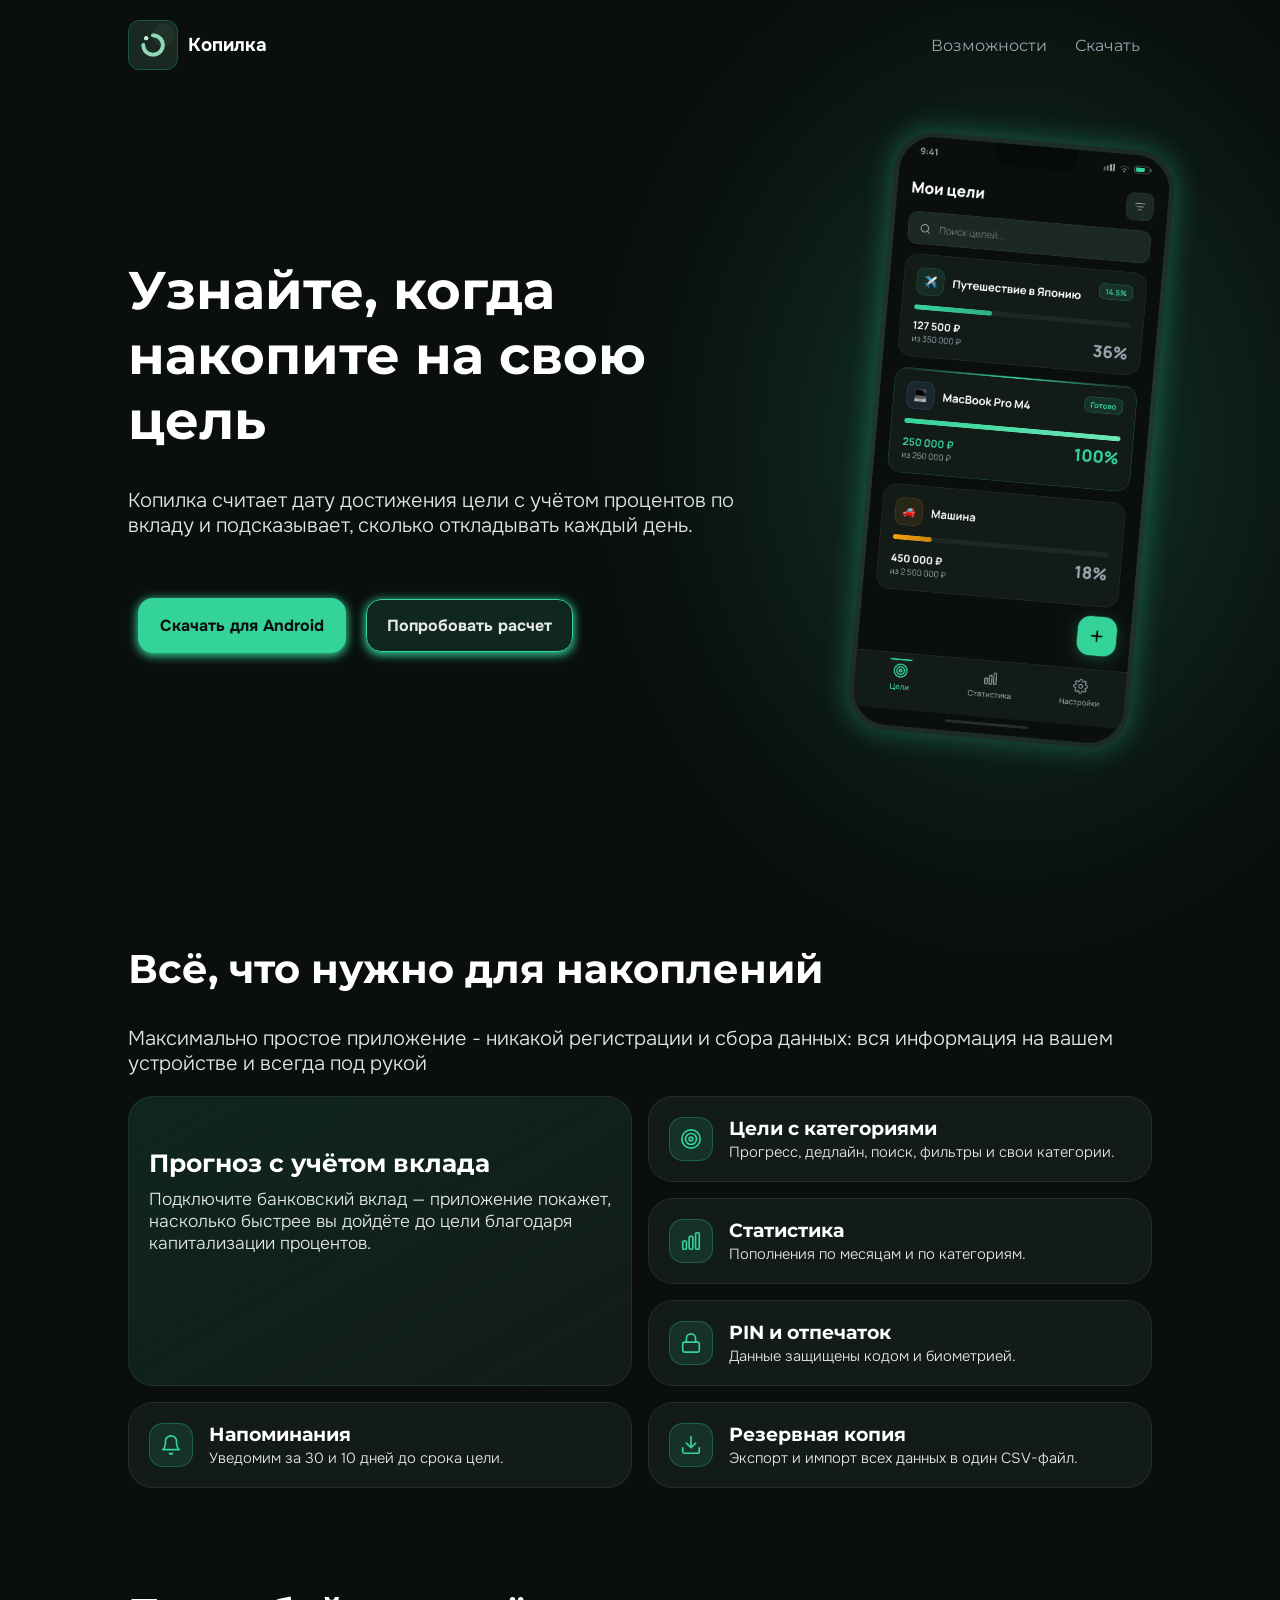
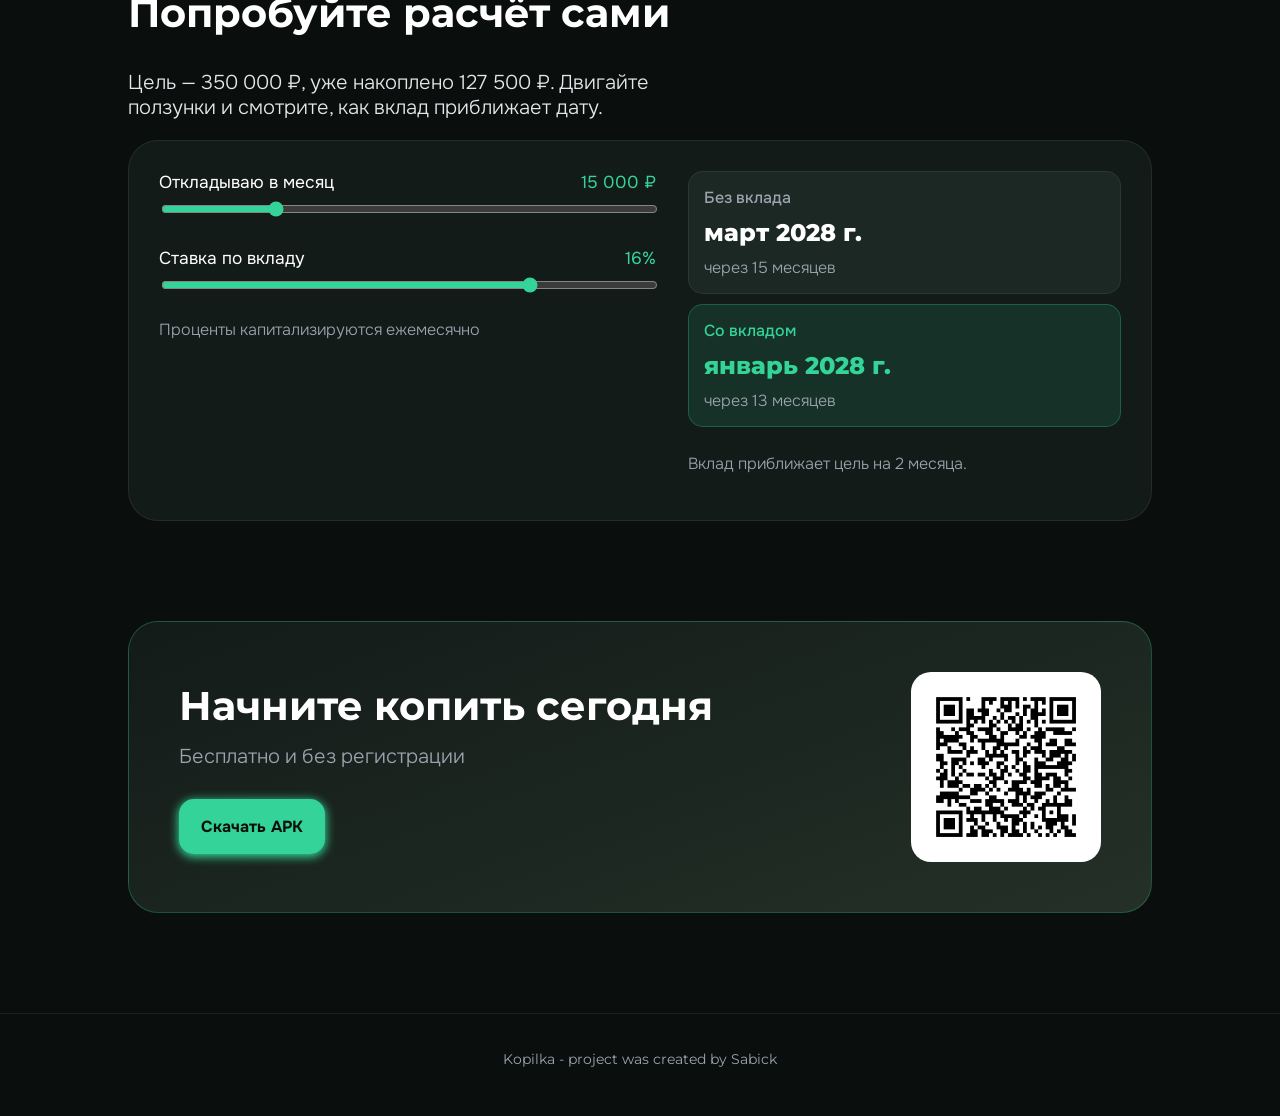
<file: landing/index.htm>
<!DOCTYPE html>
<html lang="ru">
<head>
    <meta charset="UTF-8">
    <meta name="viewport" content="width=device-width, initial-scale=1.0, viewport-fit=cover">
    <link rel="preconnect" href="https://fonts.googleapis.com">
    <link rel="preconnect" href="https://fonts.gstatic.com" crossorigin>
    <link href="https://fonts.googleapis.com/css2?family=Montserrat:ital,wght@0,100..900;1,100..900&display=swap" rel="stylesheet">
    <link rel="preconnect" href="https://fonts.googleapis.com">
    <link rel="preconnect" href="https://fonts.gstatic.com" crossorigin>
    <link href="https://fonts.googleapis.com/css2?family=Montserrat:ital,wght@0,100..900;1,100..900&family=Onest:wght@100..900&display=swap" rel="stylesheet">
    <link href="static_adaptive.css" rel="stylesheet">
    <title>Копилка - копи и смотри</title>
</head>
<body class="content">
<header>
    <div class="wrap">
        <div class="logo">
            <img class="logo-img" src="kopilka_adaptive_icon_layers.png">
            <a>Копилка</a>
        </div>
        <nav>
            <a href="#features">Возможности</a>
            <a href="#download">Скачать</a>
        </nav>
    </div>
</header>
    
<main>
    <div class="firstCard wrap">
        
        <div class="info">
            <h1>Узнайте, когда накопите на свою цель</h1>
            <p>Копилка считает дату достижения цели с учётом процентов по вкладу и подсказывает, сколько откладывать каждый день.</p>
            <div class="actions">
                <a class="btn btn-main" href="#download">Скачать для Android</a>
                <a class="btn btn-second" href="#forecast">Попробовать расчет</a>
            </div>
        </div>
        <div class="phone">
            <div>
                <img src="Goats.png">
            </div>
        </div>
    </div>
    
    <section id="features">
        <div class="wrap" >
            <h2>Всё, что нужно для накоплений</h2>
            <p>Максимально простое приложение - никакой регистрации и сбора данных: вся информация на вашем устройстве и всегда под рукой</p>
            
            <div class="crad-block">
                <div class="card big">
                <h3>Прогноз с учётом вклада</h3>
                <p>
                    Подключите банковский вклад — приложение покажет, 
                    насколько быстрее вы дойдёте до цели благодаря капитализации процентов.
                </p>
            </div>
                <div class="card">
                    <div class="ico">
                        <svg viewBox="0 0 24 24">
                            <circle cx="12" cy="12" r="10"/>
                            <circle cx="12" cy="12" r="6"/>
                            <circle cx="12" cy="12" r="2"/>
                        </svg>
                    </div>
                    <div>
                        <h3>Цели с категориями</h3>
                        <p>Прогресс, дедлайн, поиск, фильтры и свои категории.</p>
                    </div>
                </div>
                <div class="card">
                    <div class="ico">
                        <svg viewBox="0 0 24 24">
                            <rect x="3" y="12" width="4" height="9" rx="1"/>
                            <rect x="10" y="7" width="4" height="14" rx="1"/>
                            <rect x="17" y="3" width="4" height="18" rx="1"/>
                        </svg>
                    </div>
                    <div>
                        <h3>Статистика</h3>
                        <p>Пополнения по месяцам и по категориям.</p>
                    </div>
                </div>
                <div class="card">
                    <div class="ico">
                        <svg viewBox="0 0 24 24">
                            <rect x="3" y="11" width="18" height="11" rx="2"/>
                            <path d="M7 11V7a5 5 0 0 1 10 0v4"/>
                        </svg>
                    </div>
                    <div>
                        <h3>PIN и отпечаток</h3>
                        <p>Данные защищены кодом и биометрией.</p>
                    </div>
                </div>
                <div class="card">
                    <div class="ico">
                        <svg viewBox="0 0 24 24">
                            <path d="M18 8A6 6 0 0 0 6 8c0 7-3 9-3 9h18s-3-2-3-9"/>
                            <path d="M13.7 21a2 2 0 0 1-3.4 0"/>
                        </svg>
                    </div>
                    <div>
                        <h3>Напоминания</h3>
                        <p>Уведомим за 30 и 10 дней до срока цели.</p>
                    </div>
                </div>
                <div class="card">
                    <div class="ico">
                        <svg viewBox="0 0 24 24">
                            <path d="M21 15v4a2 2 0 0 1-2 2H5a2 2 0 0 1-2-2v-4"/>
                            <path d="M7 10l5 5 5-5M12 15V3"/>
                        </svg>
                    </div>
                    <div>
                        <h3>Резервная копия</h3>
                        <p>Экспорт и импорт всех данных в один CSV-файл.</p>
                    </div>
                </div>
            </div>
        </div>
    </section>
    
    <section id="forecast">
        <div class="wrap">
            <div class="head">
                <h2>Попробуйте расчёт сами</h2>
                <p>Цель — 350 000 ₽, уже накоплено 127 500 ₽. Двигайте ползунки и смотрите, как вклад приближает дату.</p>
            </div>
            <div class="calc">
                <div>
                    <div class="ctl">
                    <label for="monthly">Откладываю в месяц <output id="monthlyOut"></output></label>
                    <input id="monthly" type="range" min="5000" max="50000" step="1000" value="15000">
                    </div>
                    <div class="ctl">
                    <label for="rate">Ставка по вкладу <output id="rateOut"></output></label>
                    <input id="rate" type="range" min="4" max="20" step="0.5" value="16">
                    <p>Проценты капитализируются ежемесячно</p>
                    </div>
                </div>
                <div class="res" aria-live="polite">
                    <div class="win no-deposit">
                        <span>Без вклада</span>
                        <strong id="dateNo">—</strong>
                        <em id="monNo"></em>
                    </div>
                    <div class="win deposit">
                        <span>Со вкладом</span>
                        <strong id="dateYes">—</strong>
                        <em id="monYes"></em>
                    </div>
                    <p class="note" id="gain"></p>
                </div>
            </div>
        </div>
    </section>

    <section id="download">
        <div class="wrap">
            <div class="load-card">
                <div class="title">
                    <h2>Начните копить сегодня</h2>
                    <p>Бесплатно и без регистрации</p>
                    <a href="https://github.com/Sab1ckk/Moneybox/releases/latest/download/app-release.apk" 
                        class="btn btn-main">
                        Скачать APK
                    </a>
                </div>
                <div>
                    <div class="qr-code">
                        <img src="qr_code_download.gif" width="170">
                    </div>
                </div>
            </div>
        </div>
    </section>
</main>

<footer>
    Kopilka - project was created by Sabick
</footer>

<script>
(function(){
  var TARGET=350000,SAVED=127500;
  var $=function(id){return document.getElementById(id)};
  var fmt=new Intl.NumberFormat('ru-RU');
  function simulate(monthly,rate,months){
    var r=rate/100/12,bal=SAVED,acc=0;
    for(var m=1;m<=months;m++){acc+=bal*r;bal+=monthly;bal+=acc;acc=0}
    return bal;
  }
  function when(m){
    var d=new Date();d.setMonth(d.getMonth()+m);
    return d.toLocaleDateString('ru-RU',{month:'long',year:'numeric'});
  }
  function plural(n){
    var a=n%10,b=n%100;
    if(a===1&&b!==11)return n+' месяц';
    if(a>=2&&a<=4&&(b<10||b>=20))return n+' месяца';
    return n+' месяцев';
  }
  function update(){
    var monthly=+$('monthly').value,rate=+$('rate').value;
    $('monthlyOut').textContent=fmt.format(monthly)+' ₽';
    $('rateOut').textContent=String(rate).replace('.',',')+'%';
    var no=Math.ceil((TARGET-SAVED)/monthly);
    var yes=1;while(yes<240&&simulate(monthly,rate,yes)<TARGET)yes++;
    $('dateNo').textContent=when(no);$('monNo').textContent='через '+plural(no);
    $('dateYes').textContent=when(yes);$('monYes').textContent='через '+plural(yes);
    var diff=no-yes;
    $('gain').textContent=diff>0?'Вклад приближает цель на '+plural(diff)+'.':'При такой ставке вклад почти не меняет срок.';
  }
  $('monthly').addEventListener('input',update);
  $('rate').addEventListener('input',update);
  update();
})();

document.querySelectorAll('.calc .res .win').forEach(function(card){
  card.addEventListener('mousemove', function(e){
    var r = card.getBoundingClientRect();

    var px = (e.clientX - r.left) / r.width  - 0.5;
    var py = (e.clientY - r.top)  / r.height - 0.5;

    var max = 14;
    var rx = (-py * max).toFixed(2);  // наклон по X
    var ry = ( px * max).toFixed(2);  // наклон по Y
    card.style.transform =
      'rotateX(' + rx + 'deg) rotateY(' + ry + 'deg) translateZ(20px)';
  });
  card.addEventListener('mouseleave', function(){
    card.style.transform = '';
  });
});
</script>
</body>
</html>
</file>
<file: landing/static_adaptive.css>
:root{
  color-scheme:dark;
  --base:#0A0F0D;
  --card:#131B18;
  --surface:#1C2824;
  --elevated:#243028;
  --accent:#34D399;
  --accent-dim:rgba(52,211,153,.12);
  --accent-line:rgba(52,211,153,.28);
  --text:#fff;
  --text2:#E5E7EB;
  --text3:#9CA3AF;
  --border:rgba(255,255,255,.07);
}

html{
  scroll-behavior: smooth;
}

#forecast, #download, #features{
  scroll-margin-top: 50px;
}

.content{
  background-color: var(--base);
}

h1{
    font-family: 'Montserrat', sans-serif;
    font-size: 40pt;
  }

h2{
  font-family: 'Montserrat', sans-serif;
  font-size: 30pt;
}

h3{
  font-family: 'Montserrat', sans-serif;
  font-size: 17pt;
}

p{
    font-family: 'Onest', sans-serif;
    font-weight: 300;
    font-size: 15pt;
    color: var(--text2);
}

.wrap{
  max-width: 1024px;
  margin: auto;
  padding: 0px;
  overflow: visible;

}

header{
  margin-top: 20px;
}

header .wrap{
  display: flex;
  justify-content: space-between;
  align-items: center;
}

nav a{
  text-decoration: none;
  color: var(--text3);
  font-family: 'Montserrat', sans-serif;
  padding: 12px;

}

nav a:hover{
  color: var(--accent);
}

.logo{
  display: flex;
  align-items: center;
  flex-direction: row;
  justify-content: space-between;
  min-width: 135px;
}

.logo a{
  font-style: normal;   
  font-family: "Onest", sans-serif;
  font-weight: bolder;
  padding-left: 10px;
  font-size: 14pt;
}

.logo-img{
  width:50px;
  height:50px;
  border-radius:12px;
  background:var(--accent-dim);
  border:1px solid var(--accent-line);
  
}

.btn{
  display: inline-flex;
  align-items: center;
  padding: 15px 20px;
  border-radius: 15px;
  font-weight:700;
  text-decoration: none;
  font-size:1rem;
  font-family: 'Onest', sans-serif;
}

.btn-main{
  background-color: var(--accent);
  color: var(--base);
  border: 2px solid var(--accent);
  box-shadow: 0px 2px 10px 1px var(--accent);
  transition: transform 0.2s ease 0.1s, box-shadow 0.2s ease 0.1s;
}

.btn-main:hover{
  transform: translateY(-5px);
  box-shadow: 0px 2px 13px 3px var(--accent);
}

.btn-second{
  background-color: var(--accent-dim);
  border: 1px solid var(--accent);
  color: var(--text2);
  box-shadow: 0px 2px 10px 1px var(--accent);
  transition: transform 0.2s ease 0.1s, box-shadow 0.2s ease 0.1s;
}

.btn-second:hover{
  transform: translateY(-5px);
  box-shadow: 0px 2px 13px 3px var(--accent);
}

.firstCard{
  display: flex;
  flex-direction: row;
  flex-wrap: nowrap;
  justify-content: space-between;
  align-items: center;
  align-content: stretch;
  margin-top: 70px;
  margin-bottom: 200px;
  overflow: visible;
    
  
  p{
    font-family: 'Onest', sans-serif;
    font-weight: 300;
    font-size: 20px;
    color: var(--text2);
  }

  .info{
    margin-right: 100px;

    .actions{
      margin-top: 50px;
      display: flex;
      flex-wrap: nowrap;
      align-items: center;

      .btn{
        margin: 10px;
      }
    }
  }

  .phone{
    position: relative;          
    isolation: isolate;   
    overflow: visible;


    ::before {
      content: "";
      position: absolute;         
      inset: -200px;                
      background: radial-gradient(75% 70%, rgba(52,211,153,.25), transparent 65%);
      z-index: -1;
      pointer-events: none;
      filter: blur(100px);          
    }

    img{
      height: 600px;
      border: 5px solid var(--border);
      border-radius: 40px;
      box-shadow: 0px 0px 25px 5px var(--accent-line);
      transition: transform 0.2s ease 0.1s;
      rotate: 5deg;
    }

    img:hover{
      transform: rotate(-5deg) scale(1.15);
    }
  }
}

.crad-block{
  display: grid;
  grid-template-columns: repeat(2, 1fr);
  gap: 16px;
}

.card{
  display: flex;
  align-items: center;
  gap: 16px;
  background: var(--card);
  border: 1px solid var(--border);
  border-radius: 25px;
  padding: 20px;
  box-shadow: none;
  transition: transform 0.2s ease 0.1s, box-shadow 0.2s ease 0.1s;

  h3{
    font-size: 14pt;
    margin: 0px 0px 3px 0px;
  }

  p{
    font-size: 11pt;
    margin: 0px;
  }
}

.big{
  display: block;
  grid-row: span 3;
  background: linear-gradient(to right bottom, var(--accent-dim), var(--card));
  width: auto;

  h3{
    font-family: 'Montserrat', sans-serif;
    font-size: 19pt;
    margin: 30px 0px 10px 0px;
  }

  p{
    font-family: 'Onest', sans-serif;
    font-size: 13pt;
    color: var(--text2);
  }
}

.card:hover{
  box-shadow: 0 18px 40px rgba(0,0,0,.45),
              0 0 25px var(--accent-line);
  transform: scale(1.02);
}

.ico{
  flex: none;
  width: 44px;
  height: 44px;
  border-radius: 14px;
  background: var(--accent-dim);
  border: 1px solid var(--accent-line);
  display: grid;
  place-items: center
}
.ico svg{
  width: 22px;
  height: 22px;
  stroke: var(--accent);
  fill: none;
  stroke-width: 1.8;
  stroke-linecap: round;
  stroke-linejoin: round
}

.head{
  max-width:34em;
  margin-top: 100px;
}

.calc{
  display: grid;
  grid-template-columns: 1.15fr 1fr;
  gap: 32px;
  align-items: stretch;
  background: var(--card);
  border: 1px solid var(--border);
  border-radius: 30px;
  padding: 30px;
  margin-bottom: 100px;
  
  label{
    font-family: 'Onest', sans-serif;
    font-size: 13pt;
    display: flex;
    justify-content: space-between;
  }

  output{
    color: var(--accent);
    font-family: 'Onest', sans-serif;
  }

  input[type=range]{
    width:100%;
    accent-color:var(--accent);
    height:28px
  }

  .ctl+.ctl{
    margin-top: 20px;
    margin-bottom: 20px;
  }

  p{
    font-size: 12pt;
    color: var(--text3);
  }

  .res{
    display: flex;
    gap: 10px;
    flex-direction: column;

    span{
      font-family: 'Onest', sans-serif;
      font-weight: 500;
      color: var(--text3);
    }

    strong{
      font-family: 'Montserrat', sans-serif;
      display: block;
      font-size: 18pt;
      font-weight: 800;
    }

    em{
      font-family: 'Onest', sans-serif;
      font-style: normal;
      font-weight: 300;
      color: var(--text3);
    }

    .win{
      display: flex;
      flex-direction: column;
      justify-content: space-between;
      gap: 10px;
      border-radius: 15px;
      padding: 15px;
      
    }

    .no-deposit{
      background: var(--surface);
      border: 1px solid var(--border);
    }

    .deposit{
      background: var(--accent-dim);
      border: 1px solid var(--accent-line);

      strong, span{
        color: var(--accent);
      }
    }
  }
}

.calc .res .win{
  transform-style: preserve-3d;
  transition: transform 0.2s cubic-bezier(.2,.8,.2,1),
              box-shadow 0.2s ease;
  will-change: transform;
}
.calc .res .win:hover{
  box-shadow: 0 18px 40px rgba(0,0,0,.45),
              0 0 25px var(--accent-line);
}

.load-card{
  display: grid;
  grid-template-columns: 1fr auto;
  gap: 48px;
  align-items: center;
  background: linear-gradient(160deg, var(--card), var(--elevated));
  border: 1px, solid, var(--accent-line);
  border-radius: 30px;
  padding: 50px;

  h2{
    margin: 0px;
  }

  p{
    color:var(--text3);
    margin: 14px 0px 30px;
  }

}

.qr-code{
  display: flex;
  background-color: #fff;
  align-content: center;
  align-items: center;
  padding: 10px;
  border-radius: 20px;
}

footer{
  margin-top: 100px;
  padding: 36px 0 48px;
  color: var(--text3);
  font-size: .88rem;
  font-family: 'Montserrat', sans-serif;
  text-align: center;
  border-top: 1px solid var(--border)
}


/* Адаптация под планшеты и мобильные устройства */
*,
*::before,
*::after {
  box-sizing: border-box;
}

html,
body {
  width: 100%;
  max-width: 100%;
  margin: 0;
}

img {
  max-width: 100%;
  height: auto;
}

.wrap {
  width: min(100% - 40px, 1024px);
  padding-left: 0;
  padding-right: 0;
}

h1,
h2,
h3,
p {
  overflow-wrap: break-word;
}

.phone img {
  max-width: 100%;
  height: auto;
  max-height: 600px;
  object-fit: contain;
}

@media (min-width: 950px) {
    .firstCard .phone {
        flex-shrink: 0;
    }

    .firstCard .phone img {
        width: auto;
        height: 600px;
        max-width: none;
        max-height: none;
    }
}

@media (max-width: 900px) {
  .wrap {
    width: min(100% - 40px, 760px);
  }

  h1 {
    font-size: clamp(2rem, 5vw, 2.5rem);
  }

  h2 {
    font-size: clamp(1.7rem, 4vw, 2rem);
  }

  .firstCard {
    gap: 32px;
    margin-top: 50px;
    margin-bottom: 120px;
  }

  .firstCard .info {
    margin-right: 0;
    min-width: 0;
  }

  .firstCard .phone img {
    height: auto;
    max-height: 480px;
    width: auto;
  }

  .firstCard .info .actions {
    flex-wrap: wrap;
    margin-top: 30px;
  }

  .calc {
    grid-template-columns: 1fr 1fr;
    gap: 20px;
    padding: 24px;
  }

  .load-card {
    gap: 28px;
    padding: 36px;
  }
}

@media (max-width: 600px) {
  .wrap {
    width: calc(100% - 32px);
  }

  header .wrap {
    flex-wrap: wrap;
    gap: 14px;
    padding-top: 12px;
    padding-bottom: 12px;
  }

  .logo {
    min-width: 0;
  }

  .logo a{
    font-size: 0.9rem;
  }

  .logo-img {
    width: 40px;
    height: 40px;
  }

  nav {
    display: flex;
    flex-wrap: wrap;
    gap: 4px;
  }

  nav a {
    padding: 6px;
    font-size: 0.8rem;
  }

  h1 {
    font-size: clamp(1.8rem, 8vw, 2.3rem);
    line-height: 1.15;
  }

  h2 {
    font-size: clamp(1.5rem, 6vw, 1.9rem);
    line-height: 1.2;
  }

  h3 {
    font-size: 1.05rem;
  }

  p {
    font-size: 1rem;
    line-height: 1.55;
  }

  .firstCard {
    flex-direction: column;
    align-items: flex-start;
    gap: 42px;
    margin-top: 36px;
    margin-bottom: 90px;
  }

  .firstCard .info {
    width: 100%;
  }

  .firstCard .info p {
    font-size: 1rem;
  }

  .firstCard .info .actions {
    flex-direction: column;
    align-items: stretch;
    gap: 12px;
    margin-top: 24px;
  }

  .firstCard .info .actions .btn {
    justify-content: center;
    width: 100%;
    margin: 0;
    text-align: center;
  }

  .firstCard .phone {
    align-self: center;
    max-width: 75%;
    

    ::before{
      position: relative;
    }
  }

  .firstCard .phone img {
    display: block;
    width: 100%;
    max-height: 420px;
    margin: 0 auto;
    rotate: 0deg;
    box-shadow: 0px 0px 50px 10px var(--accent-line);
    
  }

  .firstCard .phone img:hover {
    transform: none;
  }

  .head {
    max-width: 100%;
    margin-top: 65px;
  }

  .crad-block {
    grid-template-columns: 1fr;
    gap: 12px;
  }

  .card {
    padding: 16px;
    gap: 12px;
    border-radius: 18px;
  }

  .big {
    grid-row: auto;
  }

  .big h3 {
    margin-top: 8px;
    font-size: 1.2rem;
  }

  .big p,
  .card p {
    font-size: 0.95rem;
  }

  .calc {
    grid-template-columns: 1fr;
    gap: 24px;
    padding: 18px;
    border-radius: 22px;
    margin-bottom: 70px;
  }

  .calc label {
    gap: 12px;
    font-size: 1rem;
  }

  .calc .res strong {
    font-size: 1.2rem;
  }

  .load-card {
    grid-template-columns: 1fr;
    gap: 28px;
    padding: 24px 18px;
    border-radius: 22px;
    text-align: center;
  }

  .load-card .btn {
    justify-content: center;
  }

  .qr-code {
    width: fit-content;
    max-width: 100%;
    margin: 0 auto;
  }

  .qr-code img {
    width: min(170px, 100%);
    height: auto;
  }

  footer {
    margin-top: 70px;
    padding: 28px 16px 36px;
    font-size: 0.8rem;
  }
}

@media (max-width: 360px) {
  .wrap {
    width: calc(100% - 24px);
  }

  nav a {
    padding: 6px;
    font-size: 0.82rem;
  }

  .firstCard .phone {
    max-width: 82%;
  }

  .btn {
    padding: 13px 14px;
    font-size: 0.92rem;
  }

  .calc {
    padding: 14px;
  }
}

/* На устройствах без наведения отключаем hover-увеличение элементов */
@media (hover: none) {
  .card:hover,
  .firstCard .phone img:hover {
    transform: none;
  }
}

a,
button,
input[type="button"],
input[type="submit"] {
    -webkit-tap-highlight-color: transparent;
    -webkit-touch-callout: none;
    -webkit-user-select: none;
    user-select: none;
}
</file>
